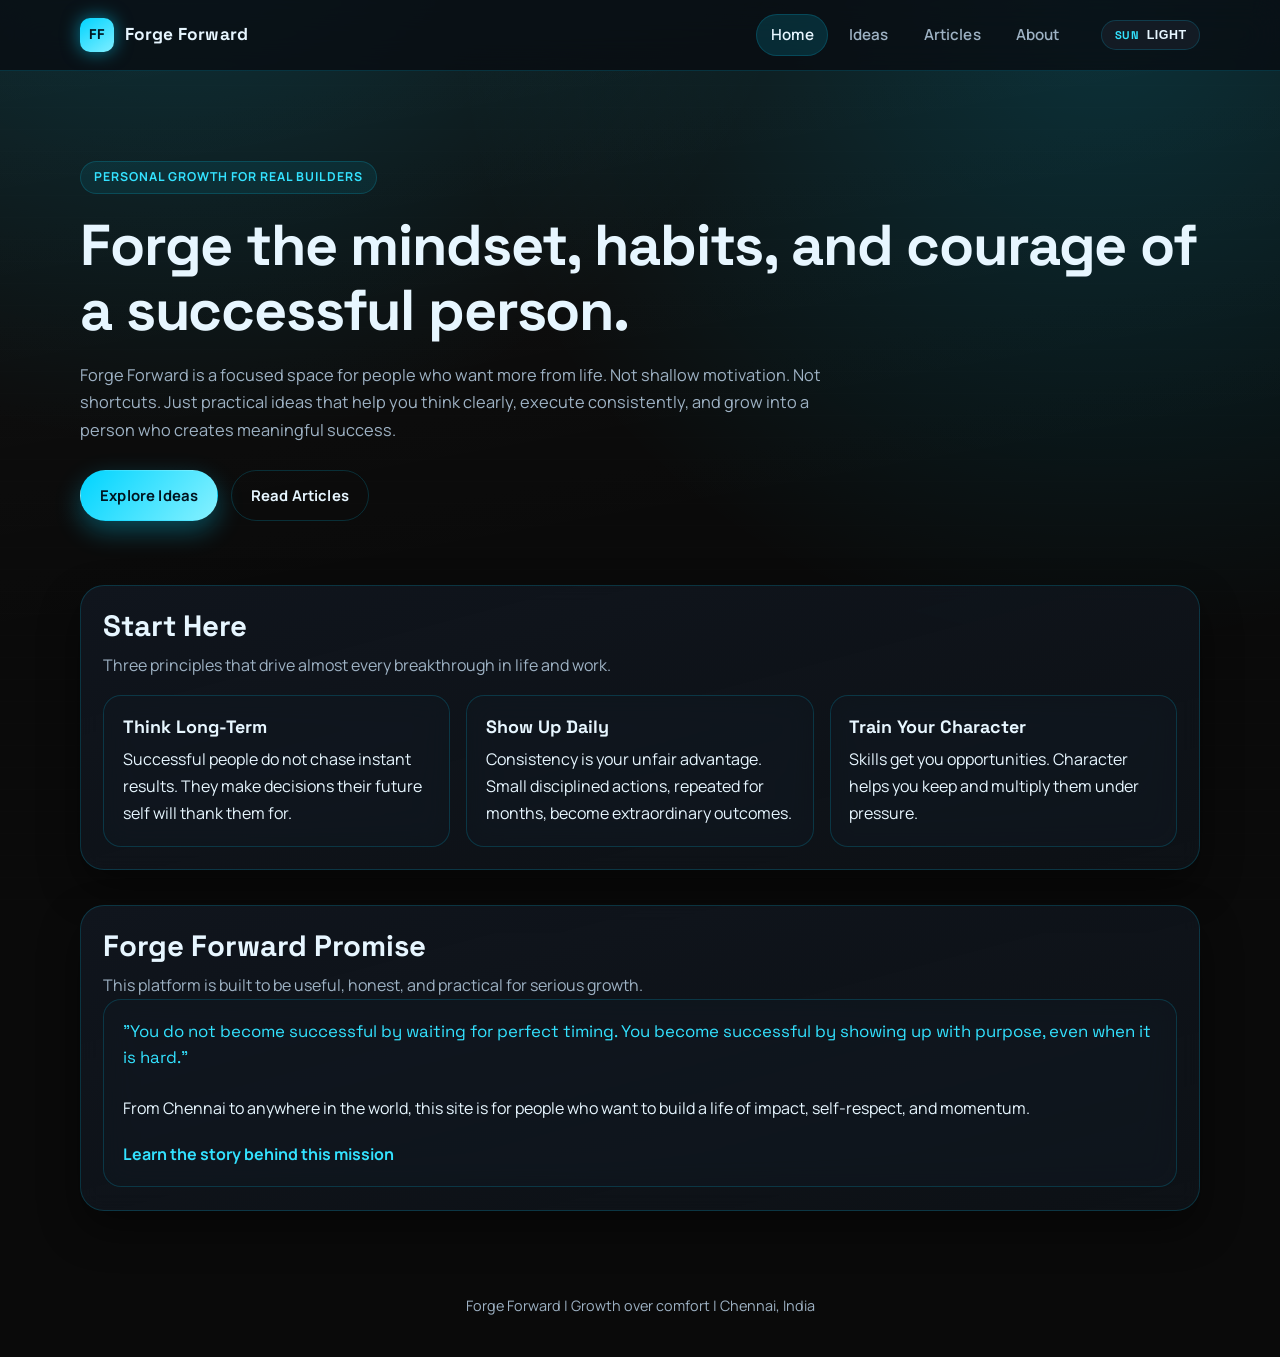
<file: index.html>
<!DOCTYPE html>
<html lang="en">
<head>
    <meta charset="UTF-8">
    <meta name="viewport" content="width=device-width, initial-scale=1.0">
    <meta name="description" content="Forge Forward helps you build discipline, mindset, and practical habits to become a successful person.">
    <title>Forge Forward | Build a Successful Life</title>
    <link rel="preconnect" href="https://fonts.googleapis.com">
    <link rel="preconnect" href="https://fonts.gstatic.com" crossorigin>
    <link href="https://fonts.googleapis.com/css2?family=Manrope:wght@400;500;700;800&family=Space+Grotesk:wght@400;500;700&display=swap" rel="stylesheet">
    <link rel="stylesheet" href="./styles.css">
    <script src="./script.js" defer></script>
</head>
<body>
    <div id="progress-bar" aria-hidden="true"></div>

    <header class="site-header">
        <nav class="nav shell" aria-label="Primary navigation">
            <a class="brand" href="./index.html" aria-label="Forge Forward home">
                <span class="brand-mark">FF</span>
                <span class="brand-text">Forge Forward</span>
            </a>

            <button class="hamburger" id="hamburger" type="button" aria-expanded="false" aria-controls="nav-links" aria-label="Toggle navigation">
                <span></span>
                <span></span>
                <span></span>
            </button>

            <ul class="nav-links" id="nav-links">
                <li><a href="./index.html">Home</a></li>
                <li><a href="./ideas.html">Ideas</a></li>
                <li><a href="./articles.html">Articles</a></li>
                <li><a href="./about.html">About</a></li>
            </ul>

            <button class="theme-toggle" id="theme-toggle" type="button" aria-label="Toggle color theme">
                <span class="theme-toggle-icon" aria-hidden="true">SUN</span>
                <span class="theme-toggle-text">Light</span>
            </button>
        </nav>
    </header>

    <main class="site-main shell">
        <section class="hero">
            <p class="eyebrow">Personal Growth for Real Builders</p>
            <h1>Forge the mindset, habits, and courage of a successful person.</h1>
            <p class="hero-copy">
                Forge Forward is a focused space for people who want more from life.
                Not shallow motivation. Not shortcuts. Just practical ideas that help you think clearly,
                execute consistently, and grow into a person who creates meaningful success.
            </p>
            <div class="hero-actions">
                <a class="btn" href="./ideas.html">Explore Ideas</a>
                <a class="btn btn-ghost" href="./articles.html">Read Articles</a>
            </div>
        </section>

        <section class="section">
            <div class="section-heading">
                <h2>Start Here</h2>
                <p>Three principles that drive almost every breakthrough in life and work.</p>
            </div>
            <div class="grid three">
                <article class="card">
                    <h3>Think Long-Term</h3>
                    <p>Successful people do not chase instant results. They make decisions their future self will thank them for.</p>
                </article>
                <article class="card">
                    <h3>Show Up Daily</h3>
                    <p>Consistency is your unfair advantage. Small disciplined actions, repeated for months, become extraordinary outcomes.</p>
                </article>
                <article class="card">
                    <h3>Train Your Character</h3>
                    <p>Skills get you opportunities. Character helps you keep and multiply them under pressure.</p>
                </article>
            </div>
        </section>

        <section class="section">
            <div class="section-heading">
                <h2>Forge Forward Promise</h2>
                <p>This platform is built to be useful, honest, and practical for serious growth.</p>
            </div>
            <article class="card feature-card">
                <p class="quote">
                    "You do not become successful by waiting for perfect timing. You become successful by showing up with purpose, even when it is hard."
                </p>
                <p>
                    From Chennai to anywhere in the world, this site is for people who want to build a life of impact,
                    self-respect, and momentum.
                </p>
                <a class="text-link" href="./about.html">Learn the story behind this mission</a>
            </article>
        </section>
    </main>

    <button id="back-to-top" class="back-to-top" type="button" aria-label="Back to top">Top</button>

    <footer class="site-footer shell">
        <p>Forge Forward | Growth over comfort | Chennai, India</p>
    </footer>
</body>
</html>
</file>
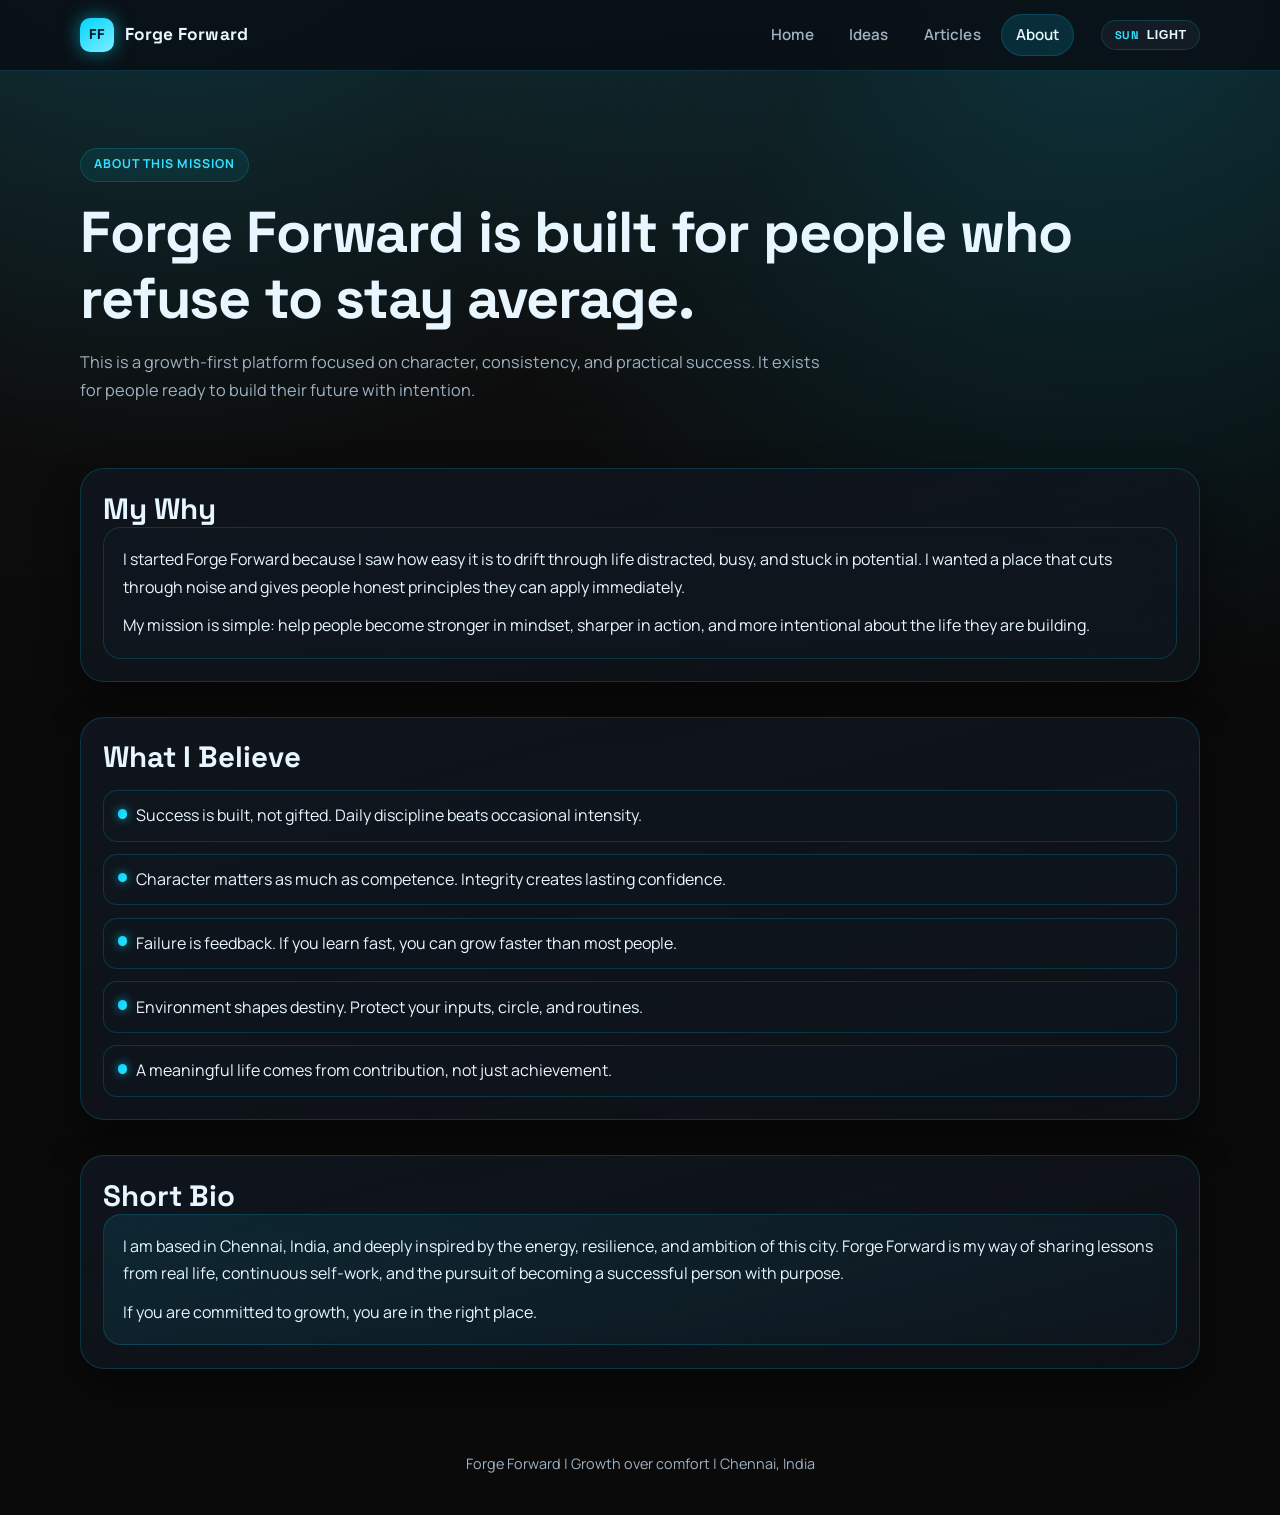
<file: about.html>
<!DOCTYPE html>
<html lang="en">
<head>
    <meta charset="UTF-8">
    <meta name="viewport" content="width=device-width, initial-scale=1.0">
    <meta name="description" content="About Forge Forward, the mission, beliefs, and story from Chennai behind this personal growth platform.">
    <title>About | Forge Forward</title>
    <link rel="preconnect" href="https://fonts.googleapis.com">
    <link rel="preconnect" href="https://fonts.gstatic.com" crossorigin>
    <link href="https://fonts.googleapis.com/css2?family=Manrope:wght@400;500;700;800&family=Space+Grotesk:wght@400;500;700&display=swap" rel="stylesheet">
    <link rel="stylesheet" href="./styles.css">
    <script src="./script.js" defer></script>
</head>
<body>
    <div id="progress-bar" aria-hidden="true"></div>

    <header class="site-header">
        <nav class="nav shell" aria-label="Primary navigation">
            <a class="brand" href="./index.html" aria-label="Forge Forward home">
                <span class="brand-mark">FF</span>
                <span class="brand-text">Forge Forward</span>
            </a>

            <button class="hamburger" id="hamburger" type="button" aria-expanded="false" aria-controls="nav-links" aria-label="Toggle navigation">
                <span></span>
                <span></span>
                <span></span>
            </button>

            <ul class="nav-links" id="nav-links">
                <li><a href="./index.html">Home</a></li>
                <li><a href="./ideas.html">Ideas</a></li>
                <li><a href="./articles.html">Articles</a></li>
                <li><a href="./about.html">About</a></li>
            </ul>

            <button class="theme-toggle" id="theme-toggle" type="button" aria-label="Toggle color theme">
                <span class="theme-toggle-icon" aria-hidden="true">SUN</span>
                <span class="theme-toggle-text">Light</span>
            </button>
        </nav>
    </header>

    <main class="site-main shell">
        <section class="hero page-hero">
            <p class="eyebrow">About This Mission</p>
            <h1>Forge Forward is built for people who refuse to stay average.</h1>
            <p class="hero-copy">
                This is a growth-first platform focused on character, consistency, and practical success.
                It exists for people ready to build their future with intention.
            </p>
        </section>

        <section class="section">
            <div class="section-heading">
                <h2>My Why</h2>
            </div>
            <article class="card">
                <p>
                    I started Forge Forward because I saw how easy it is to drift through life distracted,
                    busy, and stuck in potential. I wanted a place that cuts through noise and gives people
                    honest principles they can apply immediately.
                </p>
                <p>
                    My mission is simple: help people become stronger in mindset, sharper in action,
                    and more intentional about the life they are building.
                </p>
            </article>
        </section>

        <section class="section">
            <div class="section-heading">
                <h2>What I Believe</h2>
            </div>
            <ul class="belief-list">
                <li>Success is built, not gifted. Daily discipline beats occasional intensity.</li>
                <li>Character matters as much as competence. Integrity creates lasting confidence.</li>
                <li>Failure is feedback. If you learn fast, you can grow faster than most people.</li>
                <li>Environment shapes destiny. Protect your inputs, circle, and routines.</li>
                <li>A meaningful life comes from contribution, not just achievement.</li>
            </ul>
        </section>

        <section class="section">
            <div class="section-heading">
                <h2>Short Bio</h2>
            </div>
            <article class="card bio-card">
                <p>
                    I am based in Chennai, India, and deeply inspired by the energy, resilience,
                    and ambition of this city. Forge Forward is my way of sharing lessons from real life,
                    continuous self-work, and the pursuit of becoming a successful person with purpose.
                </p>
                <p>
                    If you are committed to growth, you are in the right place.
                </p>
            </article>
        </section>
    </main>

    <button id="back-to-top" class="back-to-top" type="button" aria-label="Back to top">Top</button>

    <footer class="site-footer shell">
        <p>Forge Forward | Growth over comfort | Chennai, India</p>
    </footer>
</body>
</html>
</file>
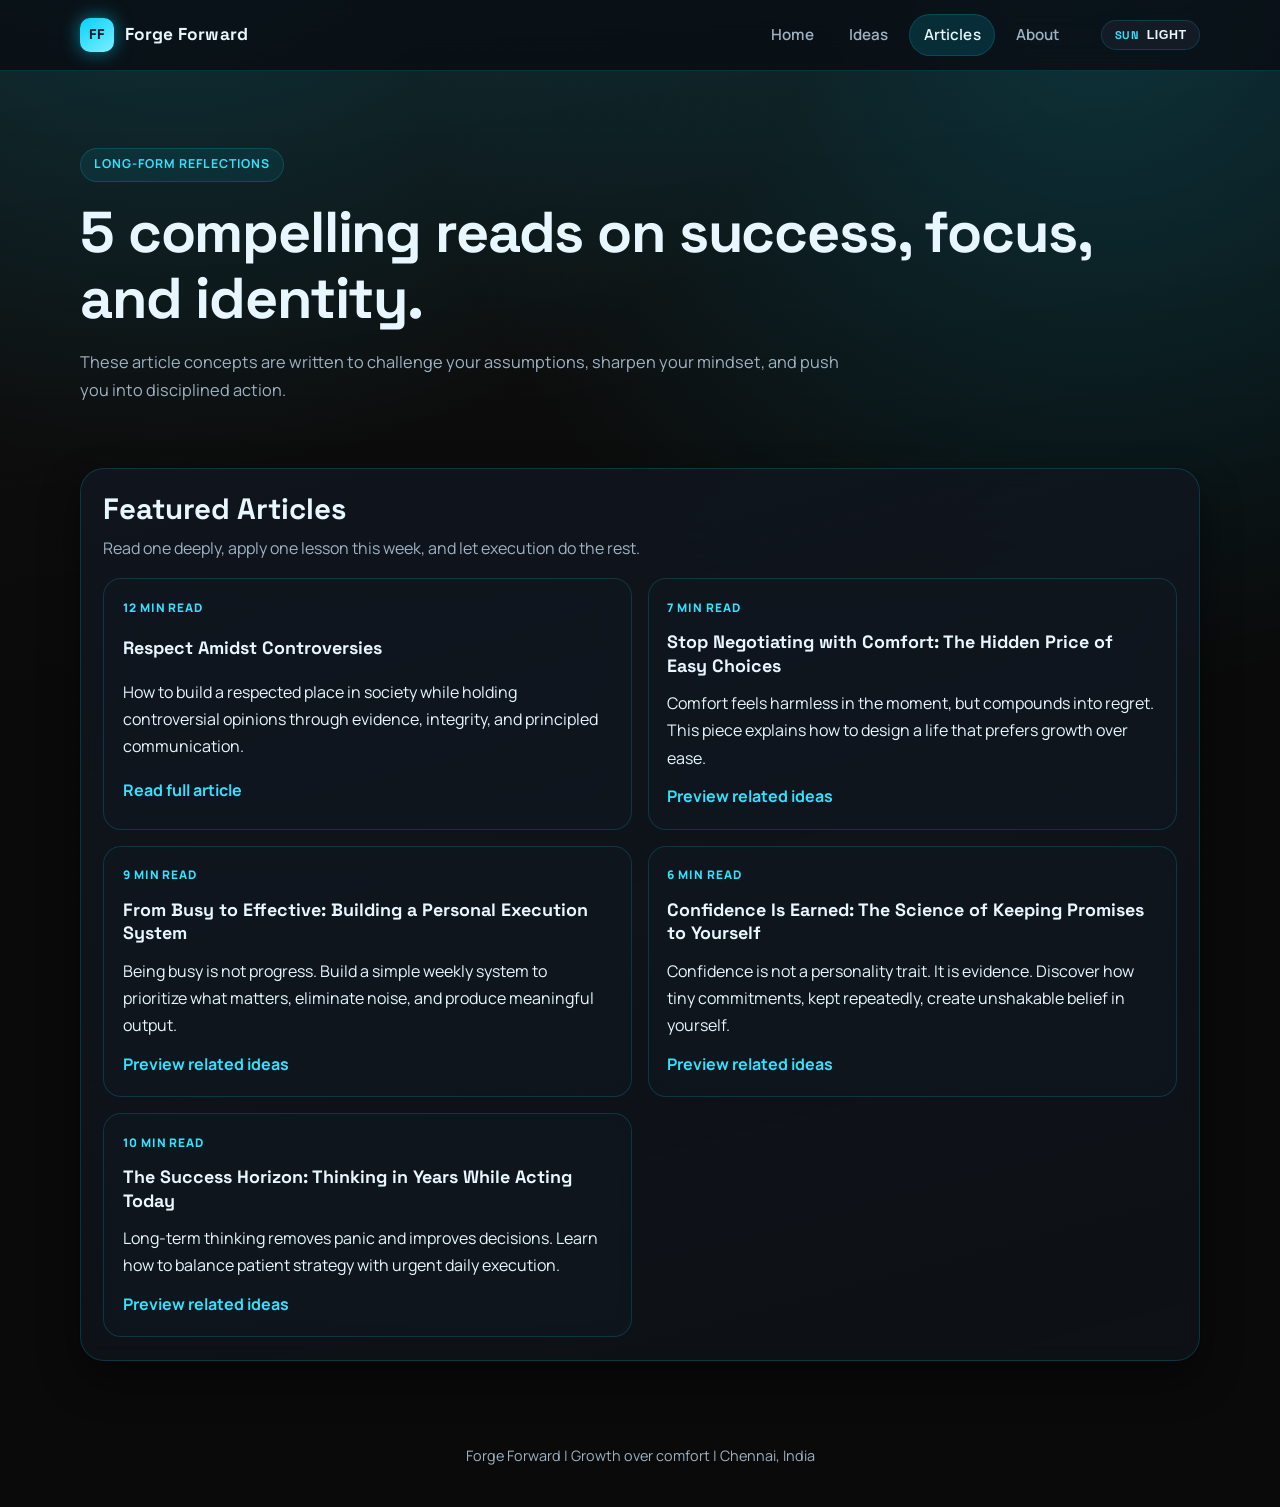
<file: articles.html>
<!DOCTYPE html>
<html lang="en">
<head>
    <meta charset="UTF-8">
    <meta name="viewport" content="width=device-width, initial-scale=1.0">
    <meta name="description" content="Compelling personal growth articles on mindset, discipline, confidence, and becoming successful.">
    <title>Articles | Forge Forward</title>
    <link rel="preconnect" href="https://fonts.googleapis.com">
    <link rel="preconnect" href="https://fonts.gstatic.com" crossorigin>
    <link href="https://fonts.googleapis.com/css2?family=Manrope:wght@400;500;700;800&family=Space+Grotesk:wght@400;500;700&display=swap" rel="stylesheet">
    <link rel="stylesheet" href="./styles.css">
    <script src="./script.js" defer></script>
</head>
<body>
    <div id="progress-bar" aria-hidden="true"></div>

    <header class="site-header">
        <nav class="nav shell" aria-label="Primary navigation">
            <a class="brand" href="./index.html" aria-label="Forge Forward home">
                <span class="brand-mark">FF</span>
                <span class="brand-text">Forge Forward</span>
            </a>

            <button class="hamburger" id="hamburger" type="button" aria-expanded="false" aria-controls="nav-links" aria-label="Toggle navigation">
                <span></span>
                <span></span>
                <span></span>
            </button>

            <ul class="nav-links" id="nav-links">
                <li><a href="./index.html">Home</a></li>
                <li><a href="./ideas.html">Ideas</a></li>
                <li><a href="./articles.html">Articles</a></li>
                <li><a href="./about.html">About</a></li>
            </ul>

            <button class="theme-toggle" id="theme-toggle" type="button" aria-label="Toggle color theme">
                <span class="theme-toggle-icon" aria-hidden="true">SUN</span>
                <span class="theme-toggle-text">Light</span>
            </button>
        </nav>
    </header>

    <main class="site-main shell">
        <section class="hero page-hero">
            <p class="eyebrow">Long-Form Reflections</p>
            <h1>5 compelling reads on success, focus, and identity.</h1>
            <p class="hero-copy">
                These article concepts are written to challenge your assumptions,
                sharpen your mindset, and push you into disciplined action.
            </p>
        </section>

        <section class="section">
            <div class="section-heading">
                <h2>Featured Articles</h2>
                <p>Read one deeply, apply one lesson this week, and let execution do the rest.</p>
            </div>

            <div class="grid two">
                <article class="card article-card">
                    <p class="card-kicker">12 min read</p>
                    <h3><a href="./controversies.html" style="color: inherit; text-decoration: none;">Respect Amidst Controversies</a></h3>
                    <p>How to build a respected place in society while holding controversial opinions through evidence, integrity, and principled communication.</p>
                    <a class="text-link" href="./controversies.html">Read full article</a>
                </article>

                <article class="card article-card">
                    <p class="card-kicker">7 min read</p>
                    <h3>Stop Negotiating with Comfort: The Hidden Price of Easy Choices</h3>
                    <p>Comfort feels harmless in the moment, but compounds into regret. This piece explains how to design a life that prefers growth over ease.</p>
                    <a class="text-link" href="./ideas.html">Preview related ideas</a>
                </article>

                <article class="card article-card">
                    <p class="card-kicker">9 min read</p>
                    <h3>From Busy to Effective: Building a Personal Execution System</h3>
                    <p>Being busy is not progress. Build a simple weekly system to prioritize what matters, eliminate noise, and produce meaningful output.</p>
                    <a class="text-link" href="./ideas.html">Preview related ideas</a>
                </article>

                <article class="card article-card">
                    <p class="card-kicker">6 min read</p>
                    <h3>Confidence Is Earned: The Science of Keeping Promises to Yourself</h3>
                    <p>Confidence is not a personality trait. It is evidence. Discover how tiny commitments, kept repeatedly, create unshakable belief in yourself.</p>
                    <a class="text-link" href="./ideas.html">Preview related ideas</a>
                </article>

                <article class="card article-card">
                    <p class="card-kicker">10 min read</p>
                    <h3>The Success Horizon: Thinking in Years While Acting Today</h3>
                    <p>Long-term thinking removes panic and improves decisions. Learn how to balance patient strategy with urgent daily execution.</p>
                    <a class="text-link" href="./ideas.html">Preview related ideas</a>
                </article>
            </div>
        </section>
    </main>

    <button id="back-to-top" class="back-to-top" type="button" aria-label="Back to top">Top</button>

    <footer class="site-footer shell">
        <p>Forge Forward | Growth over comfort | Chennai, India</p>
    </footer>
</body>
</html>
</file>
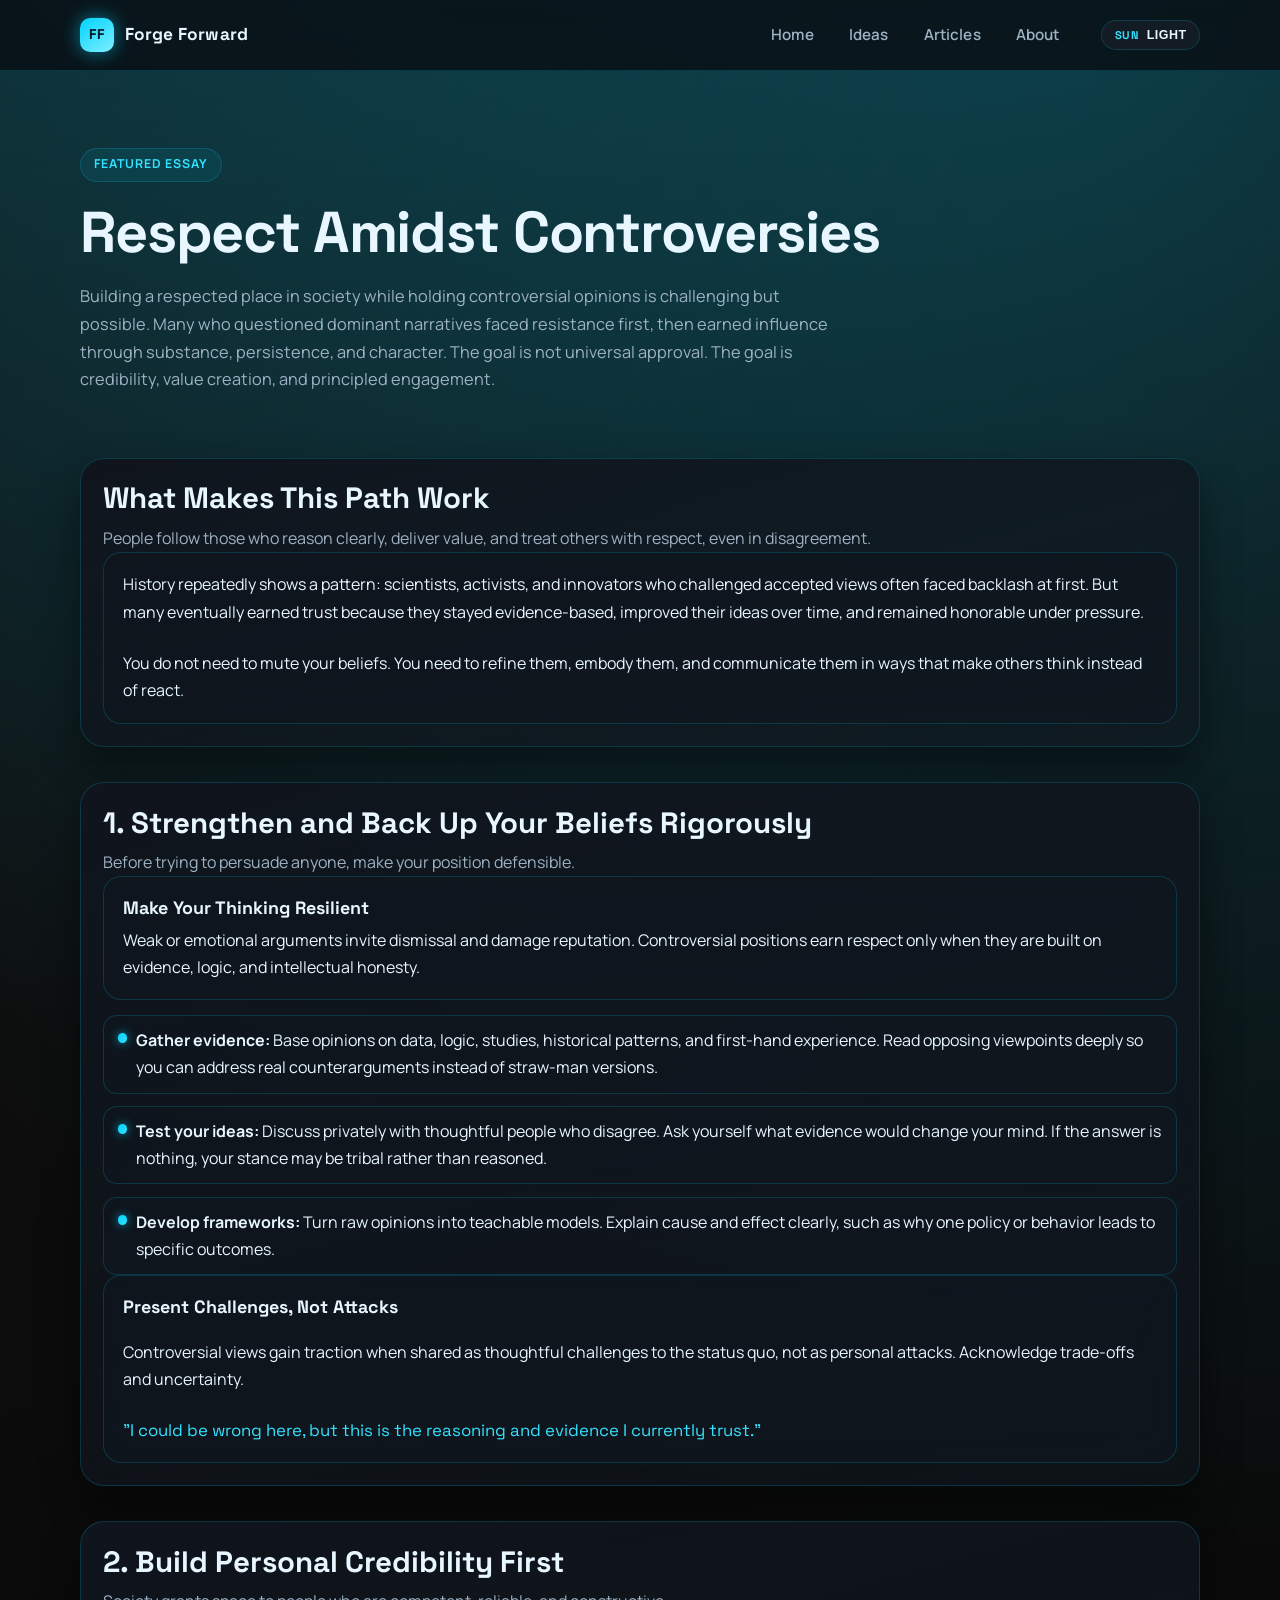
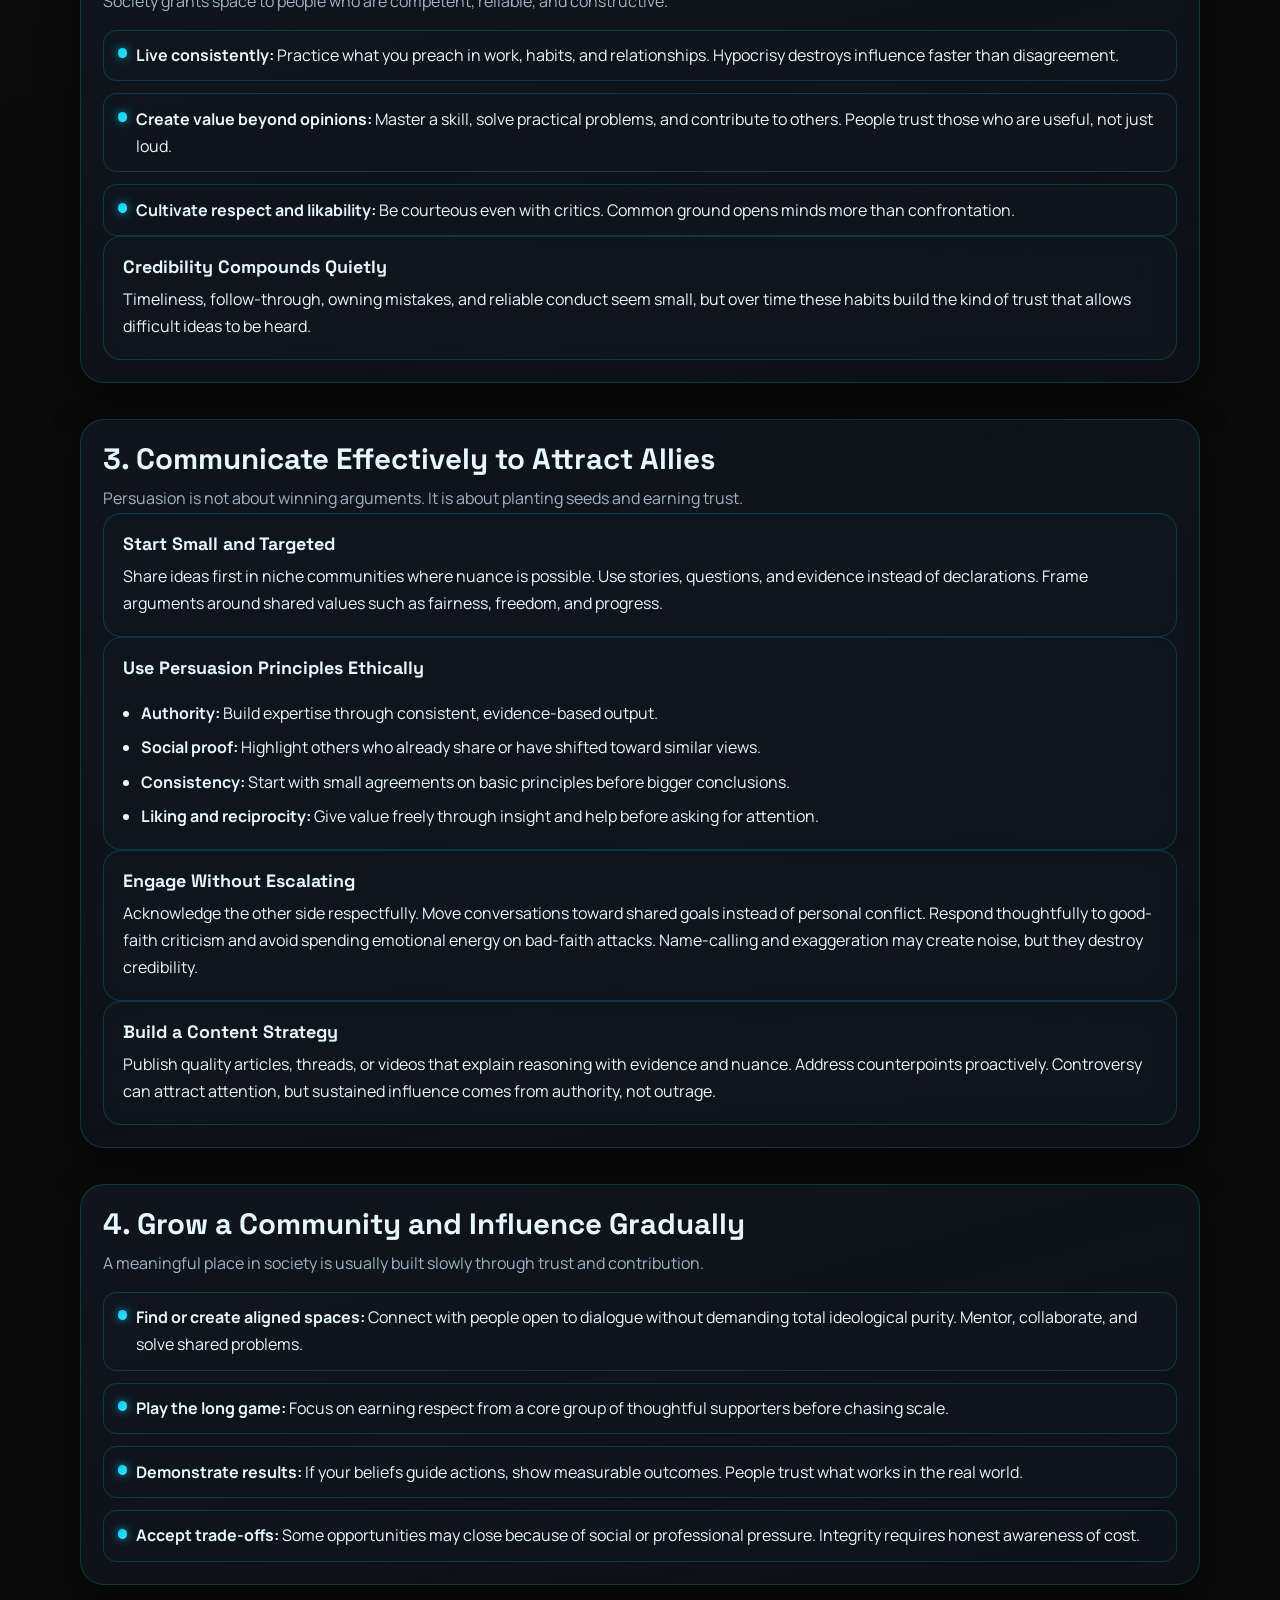
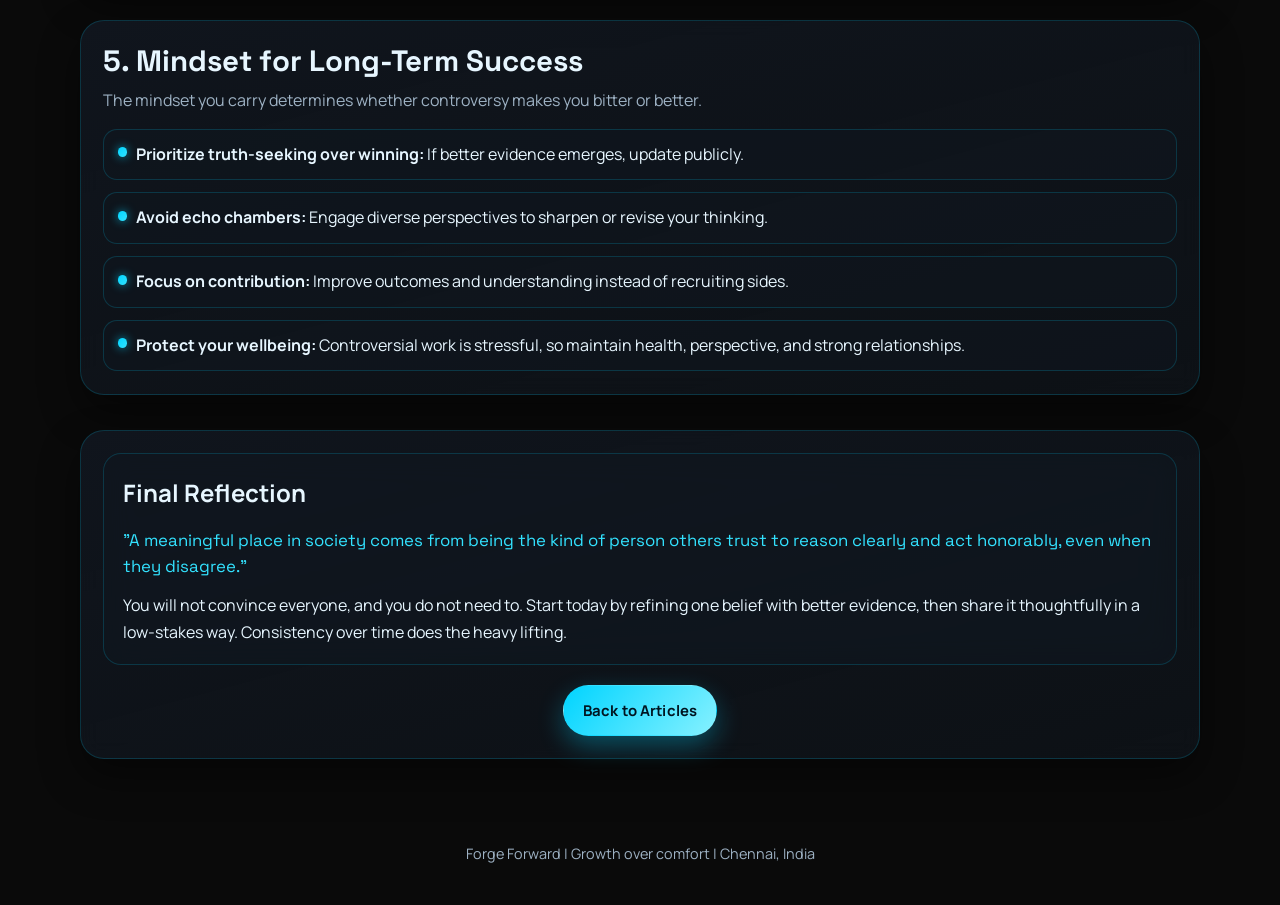
<file: controversies.html>
<!DOCTYPE html>
<html lang="en">
<head>
    <meta charset="UTF-8">
    <meta name="viewport" content="width=device-width, initial-scale=1.0">
    <meta name="description" content="How to build respect in society while holding controversial opinions through credibility, value, and principled communication.">
    <title>Respect Amidst Controversies • Forge Forward</title>
    <link rel="preconnect" href="https://fonts.googleapis.com">
    <link rel="preconnect" href="https://fonts.gstatic.com" crossorigin>
    <link href="https://fonts.googleapis.com/css2?family=Manrope:wght@400;500;700;800&family=Space+Grotesk:wght@400;500;700&display=swap" rel="stylesheet">
    <link rel="stylesheet" href="styles.css">
    <script src="script.js" defer></script>
</head>
<body>
    <div id="progress-bar" aria-hidden="true"></div>

    <header class="site-header">
        <nav class="nav shell" aria-label="Primary navigation">
            <a class="brand" href="./index.html" aria-label="Forge Forward home">
                <span class="brand-mark">FF</span>
                <span class="brand-text">Forge Forward</span>
            </a>

            <button class="hamburger" id="hamburger" type="button" aria-expanded="false" aria-controls="nav-links" aria-label="Toggle navigation">
                <span></span>
                <span></span>
                <span></span>
            </button>

            <ul class="nav-links" id="nav-links">
                <li><a href="./index.html">Home</a></li>
                <li><a href="./ideas.html">Ideas</a></li>
                <li><a href="./articles.html">Articles</a></li>
                <li><a href="./about.html">About</a></li>
            </ul>

            <button class="theme-toggle" id="theme-toggle" type="button" aria-label="Toggle color theme">
                <span class="theme-toggle-icon" aria-hidden="true">SUN</span>
                <span class="theme-toggle-text">Light</span>
            </button>
        </nav>
    </header>

    <main class="site-main shell">
        <section class="hero page-hero">
            <p class="eyebrow">Featured Essay</p>
            <h1>Respect Amidst Controversies</h1>
            <p class="hero-copy">
                Building a respected place in society while holding controversial opinions is challenging but possible.
                Many who questioned dominant narratives faced resistance first, then earned influence through substance,
                persistence, and character. The goal is not universal approval. The goal is credibility, value creation,
                and principled engagement.
            </p>
        </section>

        <section class="section">
            <div class="section-heading">
                <h2>What Makes This Path Work</h2>
                <p>People follow those who reason clearly, deliver value, and treat others with respect, even in disagreement.</p>
            </div>
            <article class="card feature-card">
                <p>
                    History repeatedly shows a pattern: scientists, activists, and innovators who challenged accepted views
                    often faced backlash at first. But many eventually earned trust because they stayed evidence-based,
                    improved their ideas over time, and remained honorable under pressure.
                </p>
                <p>
                    You do not need to mute your beliefs. You need to refine them, embody them, and communicate them in ways
                    that make others think instead of react.
                </p>
            </article>
        </section>

        <section class="section">
            <div class="section-heading">
                <h2>1. Strengthen and Back Up Your Beliefs Rigorously</h2>
                <p>Before trying to persuade anyone, make your position defensible.</p>
            </div>

            <article class="card">
                <h3>Make Your Thinking Resilient</h3>
                <p>
                    Weak or emotional arguments invite dismissal and damage reputation.
                    Controversial positions earn respect only when they are built on evidence, logic, and intellectual honesty.
                </p>
            </article>

            <ul class="belief-list">
                <li>
                    <strong>Gather evidence:</strong> Base opinions on data, logic, studies, historical patterns, and first-hand experience.
                    Read opposing viewpoints deeply so you can address real counterarguments instead of straw-man versions.
                </li>
                <li>
                    <strong>Test your ideas:</strong> Discuss privately with thoughtful people who disagree.
                    Ask yourself what evidence would change your mind. If the answer is nothing, your stance may be tribal rather than reasoned.
                </li>
                <li>
                    <strong>Develop frameworks:</strong> Turn raw opinions into teachable models.
                    Explain cause and effect clearly, such as why one policy or behavior leads to specific outcomes.
                </li>
            </ul>

            <article class="card feature-card">
                <h3>Present Challenges, Not Attacks</h3>
                <p>
                    Controversial views gain traction when shared as thoughtful challenges to the status quo,
                    not as personal attacks. Acknowledge trade-offs and uncertainty.
                </p>
                <p class="quote">"I could be wrong here, but this is the reasoning and evidence I currently trust."</p>
            </article>
        </section>

        <section class="section">
            <div class="section-heading">
                <h2>2. Build Personal Credibility First</h2>
                <p>Society grants space to people who are competent, reliable, and constructive.</p>
            </div>

            <ul class="belief-list">
                <li>
                    <strong>Live consistently:</strong> Practice what you preach in work, habits, and relationships.
                    Hypocrisy destroys influence faster than disagreement.
                </li>
                <li>
                    <strong>Create value beyond opinions:</strong> Master a skill, solve practical problems, and contribute to others.
                    People trust those who are useful, not just loud.
                </li>
                <li>
                    <strong>Cultivate respect and likability:</strong> Be courteous even with critics.
                    Common ground opens minds more than confrontation.
                </li>
            </ul>

            <article class="card">
                <h3>Credibility Compounds Quietly</h3>
                <p>
                    Timeliness, follow-through, owning mistakes, and reliable conduct seem small,
                    but over time these habits build the kind of trust that allows difficult ideas to be heard.
                </p>
            </article>
        </section>

        <section class="section">
            <div class="section-heading">
                <h2>3. Communicate Effectively to Attract Allies</h2>
                <p>Persuasion is not about winning arguments. It is about planting seeds and earning trust.</p>
            </div>

            <article class="card">
                <h3>Start Small and Targeted</h3>
                <p>
                    Share ideas first in niche communities where nuance is possible.
                    Use stories, questions, and evidence instead of declarations.
                    Frame arguments around shared values such as fairness, freedom, and progress.
                </p>
            </article>

            <article class="card article-card">
                <h3>Use Persuasion Principles Ethically</h3>
                <ul style="margin-top: 0.45rem; margin-left: 1.15rem; display: grid; gap: 0.45rem;">
                    <li><strong>Authority:</strong> Build expertise through consistent, evidence-based output.</li>
                    <li><strong>Social proof:</strong> Highlight others who already share or have shifted toward similar views.</li>
                    <li><strong>Consistency:</strong> Start with small agreements on basic principles before bigger conclusions.</li>
                    <li><strong>Liking and reciprocity:</strong> Give value freely through insight and help before asking for attention.</li>
                </ul>
            </article>

            <article class="card">
                <h3>Engage Without Escalating</h3>
                <p>
                    Acknowledge the other side respectfully. Move conversations toward shared goals instead of personal conflict.
                    Respond thoughtfully to good-faith criticism and avoid spending emotional energy on bad-faith attacks.
                    Name-calling and exaggeration may create noise, but they destroy credibility.
                </p>
            </article>

            <article class="card">
                <h3>Build a Content Strategy</h3>
                <p>
                    Publish quality articles, threads, or videos that explain reasoning with evidence and nuance.
                    Address counterpoints proactively. Controversy can attract attention, but sustained influence comes from authority, not outrage.
                </p>
            </article>
        </section>

        <section class="section">
            <div class="section-heading">
                <h2>4. Grow a Community and Influence Gradually</h2>
                <p>A meaningful place in society is usually built slowly through trust and contribution.</p>
            </div>

            <ul class="belief-list">
                <li>
                    <strong>Find or create aligned spaces:</strong> Connect with people open to dialogue without demanding total ideological purity.
                    Mentor, collaborate, and solve shared problems.
                </li>
                <li>
                    <strong>Play the long game:</strong> Focus on earning respect from a core group of thoughtful supporters before chasing scale.
                </li>
                <li>
                    <strong>Demonstrate results:</strong> If your beliefs guide actions, show measurable outcomes.
                    People trust what works in the real world.
                </li>
                <li>
                    <strong>Accept trade-offs:</strong> Some opportunities may close because of social or professional pressure.
                    Integrity requires honest awareness of cost.
                </li>
            </ul>
        </section>

        <section class="section">
            <div class="section-heading">
                <h2>5. Mindset for Long-Term Success</h2>
                <p>The mindset you carry determines whether controversy makes you bitter or better.</p>
            </div>

            <ul class="belief-list">
                <li><strong>Prioritize truth-seeking over winning:</strong> If better evidence emerges, update publicly.</li>
                <li><strong>Avoid echo chambers:</strong> Engage diverse perspectives to sharpen or revise your thinking.</li>
                <li><strong>Focus on contribution:</strong> Improve outcomes and understanding instead of recruiting sides.</li>
                <li><strong>Protect your wellbeing:</strong> Controversial work is stressful, so maintain health, perspective, and strong relationships.</li>
            </ul>
        </section>

        <section class="section">
            <article class="card feature-card">
                <h2>Final Reflection</h2>
                <blockquote class="quote">
                    "A meaningful place in society comes from being the kind of person others trust to reason clearly and act honorably,
                    even when they disagree."
                </blockquote>
                <p>
                    You will not convince everyone, and you do not need to. Start today by refining one belief with better evidence,
                    then share it thoughtfully in a low-stakes way. Consistency over time does the heavy lifting.
                </p>
            </article>

            <div class="hero-actions" style="margin-top: 1.2rem; justify-content: center;">
                <a class="btn" href="articles.html">Back to Articles</a>
            </div>
        </section>
    </main>

    <button id="back-to-top" class="back-to-top" type="button" aria-label="Back to top">Top</button>

    <footer class="site-footer shell">
        <p>Forge Forward | Growth over comfort | Chennai, India</p>
    </footer>
</body>
</html>
</file>
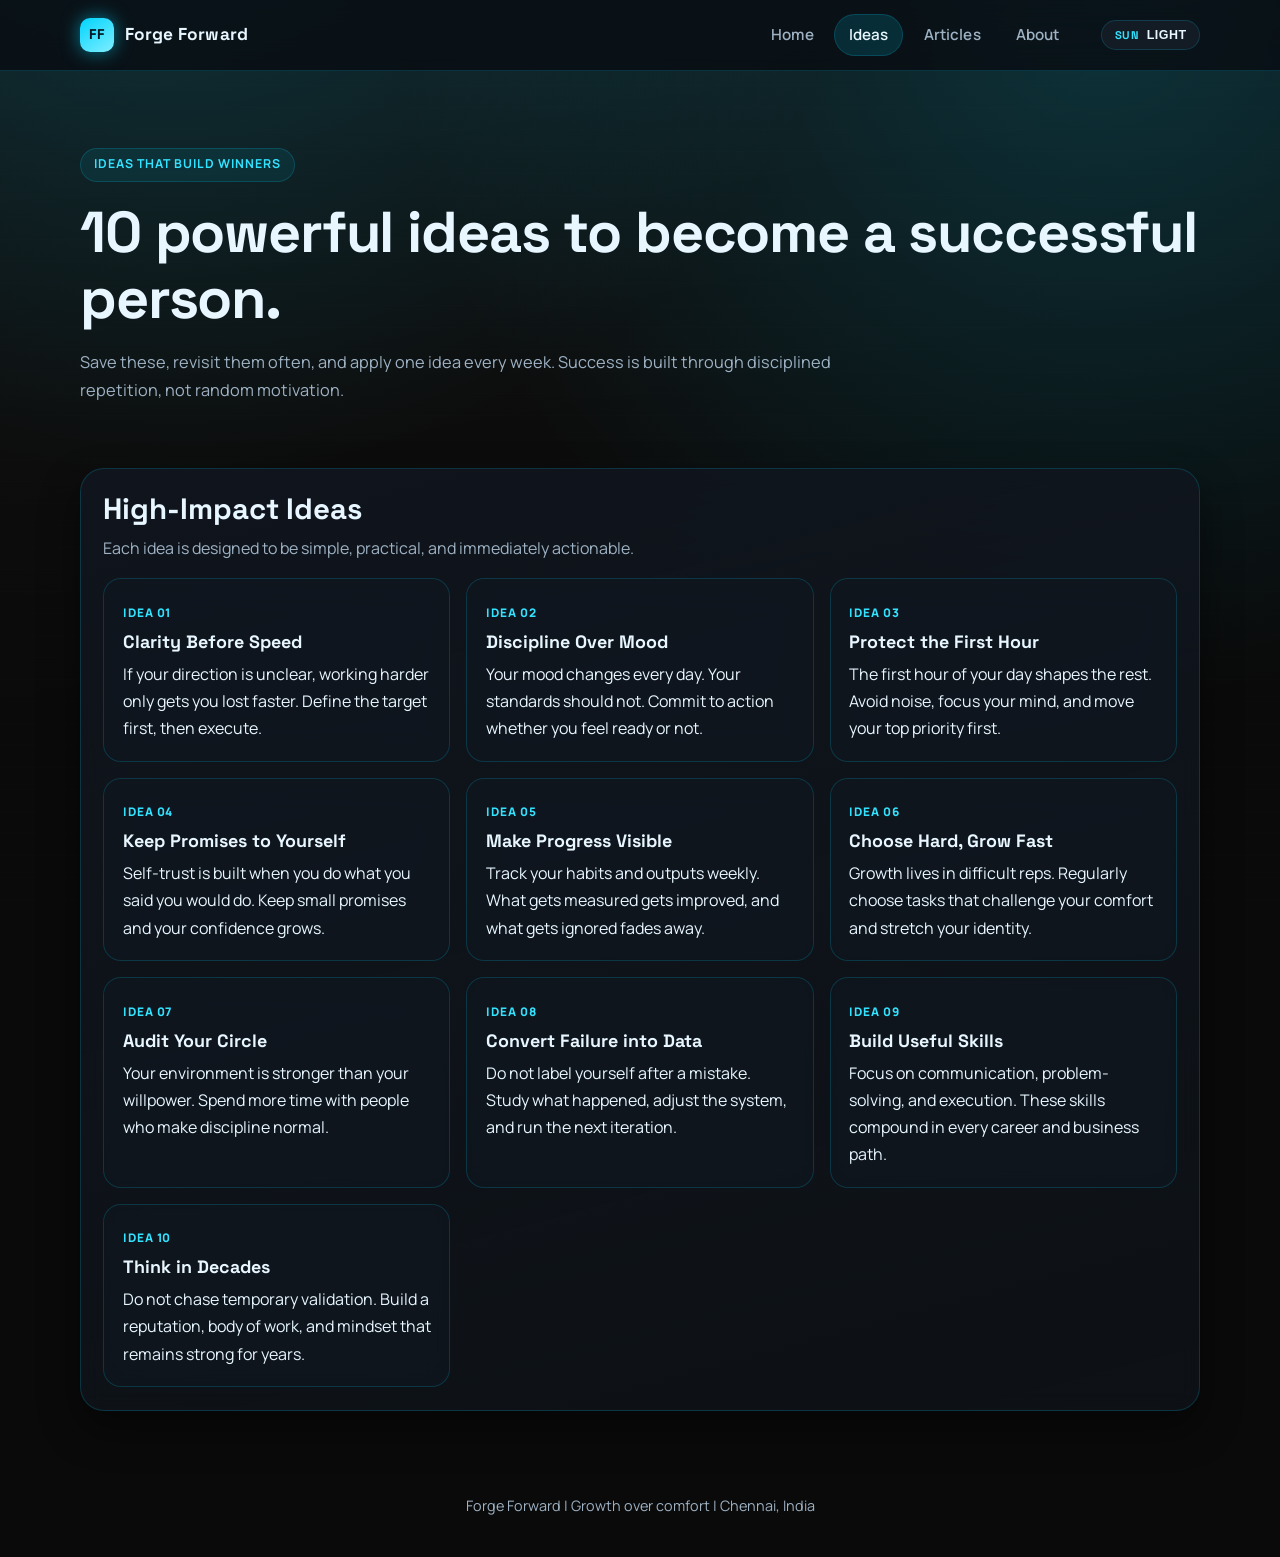
<file: ideas.html>
<!DOCTYPE html>
<html lang="en">
<head>
    <meta charset="UTF-8">
    <meta name="viewport" content="width=device-width, initial-scale=1.0">
    <meta name="description" content="Strong personal growth ideas for building discipline, confidence, and long-term success.">
    <title>Ideas | Forge Forward</title>
    <link rel="preconnect" href="https://fonts.googleapis.com">
    <link rel="preconnect" href="https://fonts.gstatic.com" crossorigin>
    <link href="https://fonts.googleapis.com/css2?family=Manrope:wght@400;500;700;800&family=Space+Grotesk:wght@400;500;700&display=swap" rel="stylesheet">
    <link rel="stylesheet" href="./styles.css">
    <script src="./script.js" defer></script>
</head>
<body>
    <div id="progress-bar" aria-hidden="true"></div>

    <header class="site-header">
        <nav class="nav shell" aria-label="Primary navigation">
            <a class="brand" href="./index.html" aria-label="Forge Forward home">
                <span class="brand-mark">FF</span>
                <span class="brand-text">Forge Forward</span>
            </a>

            <button class="hamburger" id="hamburger" type="button" aria-expanded="false" aria-controls="nav-links" aria-label="Toggle navigation">
                <span></span>
                <span></span>
                <span></span>
            </button>

            <ul class="nav-links" id="nav-links">
                <li><a href="./index.html">Home</a></li>
                <li><a href="./ideas.html">Ideas</a></li>
                <li><a href="./articles.html">Articles</a></li>
                <li><a href="./about.html">About</a></li>
            </ul>

            <button class="theme-toggle" id="theme-toggle" type="button" aria-label="Toggle color theme">
                <span class="theme-toggle-icon" aria-hidden="true">SUN</span>
                <span class="theme-toggle-text">Light</span>
            </button>
        </nav>
    </header>

    <main class="site-main shell">
        <section class="hero page-hero">
            <p class="eyebrow">Ideas That Build Winners</p>
            <h1>10 powerful ideas to become a successful person.</h1>
            <p class="hero-copy">
                Save these, revisit them often, and apply one idea every week.
                Success is built through disciplined repetition, not random motivation.
            </p>
        </section>

        <section class="section">
            <div class="section-heading">
                <h2>High-Impact Ideas</h2>
                <p>Each idea is designed to be simple, practical, and immediately actionable.</p>
            </div>

            <div class="grid three">
                <article class="card">
                    <p class="card-kicker">Idea 01</p>
                    <h3>Clarity Before Speed</h3>
                    <p>If your direction is unclear, working harder only gets you lost faster. Define the target first, then execute.</p>
                </article>
                <article class="card">
                    <p class="card-kicker">Idea 02</p>
                    <h3>Discipline Over Mood</h3>
                    <p>Your mood changes every day. Your standards should not. Commit to action whether you feel ready or not.</p>
                </article>
                <article class="card">
                    <p class="card-kicker">Idea 03</p>
                    <h3>Protect the First Hour</h3>
                    <p>The first hour of your day shapes the rest. Avoid noise, focus your mind, and move your top priority first.</p>
                </article>
                <article class="card">
                    <p class="card-kicker">Idea 04</p>
                    <h3>Keep Promises to Yourself</h3>
                    <p>Self-trust is built when you do what you said you would do. Keep small promises and your confidence grows.</p>
                </article>
                <article class="card">
                    <p class="card-kicker">Idea 05</p>
                    <h3>Make Progress Visible</h3>
                    <p>Track your habits and outputs weekly. What gets measured gets improved, and what gets ignored fades away.</p>
                </article>
                <article class="card">
                    <p class="card-kicker">Idea 06</p>
                    <h3>Choose Hard, Grow Fast</h3>
                    <p>Growth lives in difficult reps. Regularly choose tasks that challenge your comfort and stretch your identity.</p>
                </article>
                <article class="card">
                    <p class="card-kicker">Idea 07</p>
                    <h3>Audit Your Circle</h3>
                    <p>Your environment is stronger than your willpower. Spend more time with people who make discipline normal.</p>
                </article>
                <article class="card">
                    <p class="card-kicker">Idea 08</p>
                    <h3>Convert Failure into Data</h3>
                    <p>Do not label yourself after a mistake. Study what happened, adjust the system, and run the next iteration.</p>
                </article>
                <article class="card">
                    <p class="card-kicker">Idea 09</p>
                    <h3>Build Useful Skills</h3>
                    <p>Focus on communication, problem-solving, and execution. These skills compound in every career and business path.</p>
                </article>
                <article class="card">
                    <p class="card-kicker">Idea 10</p>
                    <h3>Think in Decades</h3>
                    <p>Do not chase temporary validation. Build a reputation, body of work, and mindset that remains strong for years.</p>
                </article>
            </div>
        </section>
    </main>

    <button id="back-to-top" class="back-to-top" type="button" aria-label="Back to top">Top</button>

    <footer class="site-footer shell">
        <p>Forge Forward | Growth over comfort | Chennai, India</p>
    </footer>
</body>
</html>
</file>
<file: styles.css>
:root {
    --bg: #0a0a0a;
    --bg-elevated: #10151d;
    --bg-soft: #131b24;
    --text-main: #e7f6ff;
    --text-muted: #9eb2c4;
    --accent: #00d4ff;
    --accent-strong: #33e2ff;
    --line-soft: rgba(0, 212, 255, 0.18);
    --line-strong: rgba(0, 212, 255, 0.34);
    --card-bg: rgba(16, 23, 31, 0.58);
    --card-shadow: 0 18px 40px rgba(0, 0, 0, 0.45);
    --nav-bg: rgba(8, 11, 16, 0.76);
    --menu-bg: rgba(10, 16, 24, 0.96);
}

body[data-theme="light"] {
    --bg: #f5fbff;
    --bg-elevated: #ffffff;
    --bg-soft: #edf6fc;
    --text-main: #102132;
    --text-muted: #4d6274;
    --line-soft: rgba(0, 162, 201, 0.2);
    --line-strong: rgba(0, 162, 201, 0.38);
    --card-bg: rgba(255, 255, 255, 0.72);
    --card-shadow: 0 14px 28px rgba(9, 33, 54, 0.15);
    --nav-bg: rgba(244, 251, 255, 0.82);
    --menu-bg: rgba(245, 252, 255, 0.98);
}

* {
    box-sizing: border-box;
    margin: 0;
    padding: 0;
}

html {
    scroll-behavior: smooth;
}

body {
    min-height: 100vh;
    font-family: "Manrope", "Segoe UI", sans-serif;
    color: var(--text-main);
    line-height: 1.7;
    background-color: var(--bg);
    background-image:
        radial-gradient(circle at 14% -15%, rgba(0, 212, 255, 0.22), transparent 34%),
        radial-gradient(circle at 86% 0%, rgba(0, 212, 255, 0.18), transparent 37%),
        linear-gradient(170deg, rgba(255, 255, 255, 0.03), transparent 42%);
}

/* Subtle pattern overlay for a premium background feel. */
body::before {
    content: "";
    position: fixed;
    inset: 0;
    pointer-events: none;
    background-image: repeating-linear-gradient(
        0deg,
        rgba(255, 255, 255, 0.015) 0,
        rgba(255, 255, 255, 0.015) 1px,
        transparent 1px,
        transparent 22px
    );
    opacity: 0.5;
    z-index: -1;
}

.shell {
    width: min(1120px, calc(100% - 2.4rem));
    margin-inline: auto;
}

#progress-bar {
    position: fixed;
    top: 0;
    left: 0;
    width: 0;
    height: 4px;
    background: linear-gradient(90deg, var(--accent), var(--accent-strong));
    box-shadow: 0 0 14px rgba(0, 212, 255, 0.8);
    z-index: 1400;
}

.site-header {
    position: sticky;
    top: 0;
    z-index: 1300;
    border-bottom: 1px solid var(--line-soft);
    backdrop-filter: blur(16px);
    background: var(--nav-bg);
}

.nav {
    position: relative;
    display: flex;
    align-items: center;
    gap: 1rem;
    padding: 0.9rem 0;
}

.brand {
    display: inline-flex;
    align-items: center;
    gap: 0.7rem;
    text-decoration: none;
}

.brand-mark {
    display: grid;
    place-items: center;
    width: 2.1rem;
    height: 2.1rem;
    border-radius: 10px;
    font-family: "Space Grotesk", "Segoe UI", sans-serif;
    font-weight: 700;
    font-size: 0.88rem;
    color: #001722;
    background: linear-gradient(145deg, var(--accent), #7feeff);
    box-shadow: 0 0 18px rgba(0, 212, 255, 0.55);
}

.brand-text {
    font-family: "Space Grotesk", "Segoe UI", sans-serif;
    font-size: 1.08rem;
    font-weight: 700;
    letter-spacing: 0.01em;
    color: var(--text-main);
}

.nav-links {
    list-style: none;
    display: flex;
    align-items: center;
    gap: 0.35rem;
    margin-left: auto;
}

.nav-links a {
    display: inline-flex;
    align-items: center;
    justify-content: center;
    padding: 0.48rem 0.92rem;
    border-radius: 999px;
    text-decoration: none;
    font-size: 0.95rem;
    font-weight: 600;
    letter-spacing: 0.01em;
    color: var(--text-muted);
    transition: 0.22s ease;
}

.nav-links a:hover,
.nav-links a.active {
    color: var(--text-main);
    background: rgba(0, 212, 255, 0.14);
    box-shadow: inset 0 0 0 1px var(--line-soft);
}

.theme-toggle {
    margin-left: 0.7rem;
    display: inline-flex;
    align-items: center;
    gap: 0.45rem;
    border: 1px solid var(--line-soft);
    border-radius: 999px;
    padding: 0.44rem 0.78rem;
    background: var(--bg-soft);
    color: var(--text-main);
    cursor: pointer;
    font-weight: 700;
    font-size: 0.78rem;
    letter-spacing: 0.04em;
    text-transform: uppercase;
    transition: 0.2s ease;
}

.theme-toggle:hover {
    border-color: var(--line-strong);
    transform: translateY(-1px);
}

.theme-toggle-icon {
    font-family: "Space Grotesk", "Segoe UI", sans-serif;
    font-size: 0.7rem;
    color: var(--accent-strong);
}

.hamburger {
    display: none;
    width: 2.5rem;
    height: 2.3rem;
    border: 1px solid var(--line-soft);
    border-radius: 12px;
    background: var(--bg-soft);
    cursor: pointer;
    align-items: center;
    justify-content: center;
    flex-direction: column;
    gap: 0.28rem;
}

.hamburger span {
    width: 1.15rem;
    height: 2px;
    border-radius: 2px;
    background: var(--text-main);
}

.site-main {
    padding: 2.8rem 0 4.2rem;
}

.hero {
    padding: 2.8rem 0 1.8rem;
    animation: rise-in 420ms ease both;
}

.page-hero {
    padding-top: 2rem;
}

.eyebrow {
    display: inline-flex;
    align-items: center;
    gap: 0.5rem;
    padding: 0.34rem 0.82rem;
    border: 1px solid var(--line-soft);
    border-radius: 999px;
    color: var(--accent-strong);
    background: rgba(0, 212, 255, 0.08);
    font-size: 0.77rem;
    letter-spacing: 0.08em;
    text-transform: uppercase;
    font-weight: 700;
}

.hero h1 {
    margin-top: 1.15rem;
    font-family: "Space Grotesk", "Segoe UI", sans-serif;
    font-size: clamp(2rem, 4.8vw, 3.6rem);
    line-height: 1.14;
    letter-spacing: -0.02em;
}

.hero-copy {
    margin-top: 1.1rem;
    max-width: 760px;
    color: var(--text-muted);
    font-size: 1.02rem;
}

.hero-actions {
    margin-top: 1.6rem;
    display: flex;
    flex-wrap: wrap;
    gap: 0.78rem;
}

.btn {
    display: inline-flex;
    align-items: center;
    justify-content: center;
    border-radius: 999px;
    border: 1px solid transparent;
    padding: 0.74rem 1.2rem;
    font-weight: 700;
    font-size: 0.93rem;
    letter-spacing: 0.01em;
    text-decoration: none;
    color: #001420;
    background: linear-gradient(130deg, var(--accent), #86f1ff);
    box-shadow: 0 10px 26px rgba(0, 212, 255, 0.32);
    transition: 0.25s ease;
}

.btn:hover {
    transform: translateY(-2px);
    box-shadow: 0 16px 30px rgba(0, 212, 255, 0.38);
}

.btn-ghost {
    background: transparent;
    color: var(--text-main);
    border-color: var(--line-soft);
    box-shadow: none;
}

.btn-ghost:hover {
    background: rgba(0, 212, 255, 0.12);
    border-color: var(--line-strong);
}

.section {
    margin-top: 2.2rem;
    background: linear-gradient(165deg, var(--bg-elevated), var(--card-bg));
    border: 1px solid var(--line-soft);
    border-radius: 24px;
    padding: 1.4rem;
    box-shadow: var(--card-shadow);
    backdrop-filter: blur(10px);
}

.section-heading h2 {
    font-family: "Space Grotesk", "Segoe UI", sans-serif;
    font-size: clamp(1.35rem, 2.3vw, 2rem);
    line-height: 1.2;
}

.section-heading p {
    margin-top: 0.5rem;
    color: var(--text-muted);
}

.grid {
    margin-top: 1rem;
    display: grid;
    gap: 1rem;
}

.grid.three {
    grid-template-columns: repeat(3, minmax(0, 1fr));
}

.grid.two {
    grid-template-columns: repeat(2, minmax(0, 1fr));
}

.card {
    background: var(--card-bg);
    border: 1px solid var(--line-soft);
    border-radius: 18px;
    padding: 1.15rem;
    backdrop-filter: blur(14px);
    transition: 0.25s ease;
}

.card:hover {
    transform: translateY(-5px);
    border-color: var(--line-strong);
    box-shadow: 0 18px 32px rgba(0, 0, 0, 0.35);
}

.card h3 {
    font-family: "Space Grotesk", "Segoe UI", sans-serif;
    font-size: 1.12rem;
    line-height: 1.3;
    margin-bottom: 0.48rem;
}

.card p + p {
    margin-top: 0.7rem;
}

.card-kicker {
    display: inline-block;
    margin-bottom: 0.44rem;
    color: var(--accent-strong);
    font-size: 0.74rem;
    letter-spacing: 0.08em;
    text-transform: uppercase;
    font-weight: 800;
}

.feature-card {
    display: grid;
    gap: 0.82rem;
}

.quote {
    font-family: "Space Grotesk", "Segoe UI", sans-serif;
    font-size: 1.05rem;
    line-height: 1.55;
    color: var(--accent-strong);
}

.article-card {
    display: grid;
    gap: 0.35rem;
}

.text-link {
    display: inline-block;
    margin-top: 0.36rem;
    color: var(--accent-strong);
    text-decoration: none;
    font-weight: 700;
}

.text-link:hover {
    text-decoration: underline;
}

.belief-list {
    margin-top: 0.9rem;
    list-style: none;
    display: grid;
    gap: 0.76rem;
}

.belief-list li {
    position: relative;
    padding: 0.7rem 0.85rem 0.7rem 2rem;
    background: var(--card-bg);
    border: 1px solid var(--line-soft);
    border-radius: 14px;
}

.belief-list li::before {
    content: "";
    position: absolute;
    left: 0.82rem;
    top: 1.1rem;
    width: 0.62rem;
    height: 0.62rem;
    border-radius: 50%;
    background: linear-gradient(135deg, var(--accent), var(--accent-strong));
    box-shadow: 0 0 10px rgba(0, 212, 255, 0.7);
}

.bio-card {
    background: linear-gradient(165deg, rgba(0, 212, 255, 0.1), var(--card-bg));
}

.back-to-top {
    position: fixed;
    right: 1.15rem;
    bottom: 1.1rem;
    width: 3rem;
    height: 3rem;
    border: 1px solid transparent;
    border-radius: 50%;
    color: #00131f;
    background: linear-gradient(140deg, var(--accent), #89f2ff);
    font-family: "Space Grotesk", "Segoe UI", sans-serif;
    font-weight: 700;
    font-size: 0.8rem;
    box-shadow: 0 12px 24px rgba(0, 212, 255, 0.34);
    cursor: pointer;
    opacity: 0;
    transform: translateY(12px);
    pointer-events: none;
    transition: 0.24s ease;
    z-index: 1200;
}

.back-to-top.visible {
    opacity: 1;
    transform: translateY(0);
    pointer-events: auto;
}

.site-footer {
    padding: 1rem 0 2.4rem;
    color: var(--text-muted);
    font-size: 0.9rem;
    text-align: center;
}

@keyframes rise-in {
    from {
        opacity: 0;
        transform: translateY(14px);
    }
    to {
        opacity: 1;
        transform: translateY(0);
    }
}

@media (max-width: 980px) {
    .grid.three {
        grid-template-columns: repeat(2, minmax(0, 1fr));
    }

    .grid.two {
        grid-template-columns: 1fr;
    }
}

@media (max-width: 760px) {
    .shell {
        width: min(1120px, calc(100% - 1.4rem));
    }

    .nav {
        flex-wrap: wrap;
        gap: 0.65rem;
    }

    .hamburger {
        display: inline-flex;
        margin-left: auto;
        order: 2;
    }

    .theme-toggle {
        margin-left: 0;
        order: 3;
    }

    .nav-links {
        position: absolute;
        top: calc(100% + 0.6rem);
        left: 0;
        width: 100%;
        background: var(--menu-bg);
        border: 1px solid var(--line-soft);
        border-radius: 16px;
        padding: 0.6rem;
        flex-direction: column;
        align-items: stretch;
        gap: 0.36rem;
        opacity: 0;
        pointer-events: none;
        transform: translateY(-10px) scale(0.98);
        transition: 0.2s ease;
    }

    .nav.is-open .nav-links {
        opacity: 1;
        pointer-events: auto;
        transform: translateY(0) scale(1);
    }

    .nav-links a {
        justify-content: flex-start;
        width: 100%;
    }

    .grid.three {
        grid-template-columns: 1fr;
    }

    .section {
        padding: 1rem;
    }

    .hero-actions {
        flex-direction: column;
        align-items: flex-start;
    }

    .btn {
        width: 100%;
        max-width: 280px;
    }
}

@media (prefers-reduced-motion: reduce) {
    *,
    *::before,
    *::after {
        animation: none !important;
        transition: none !important;
        scroll-behavior: auto !important;
    }
}
</file>
